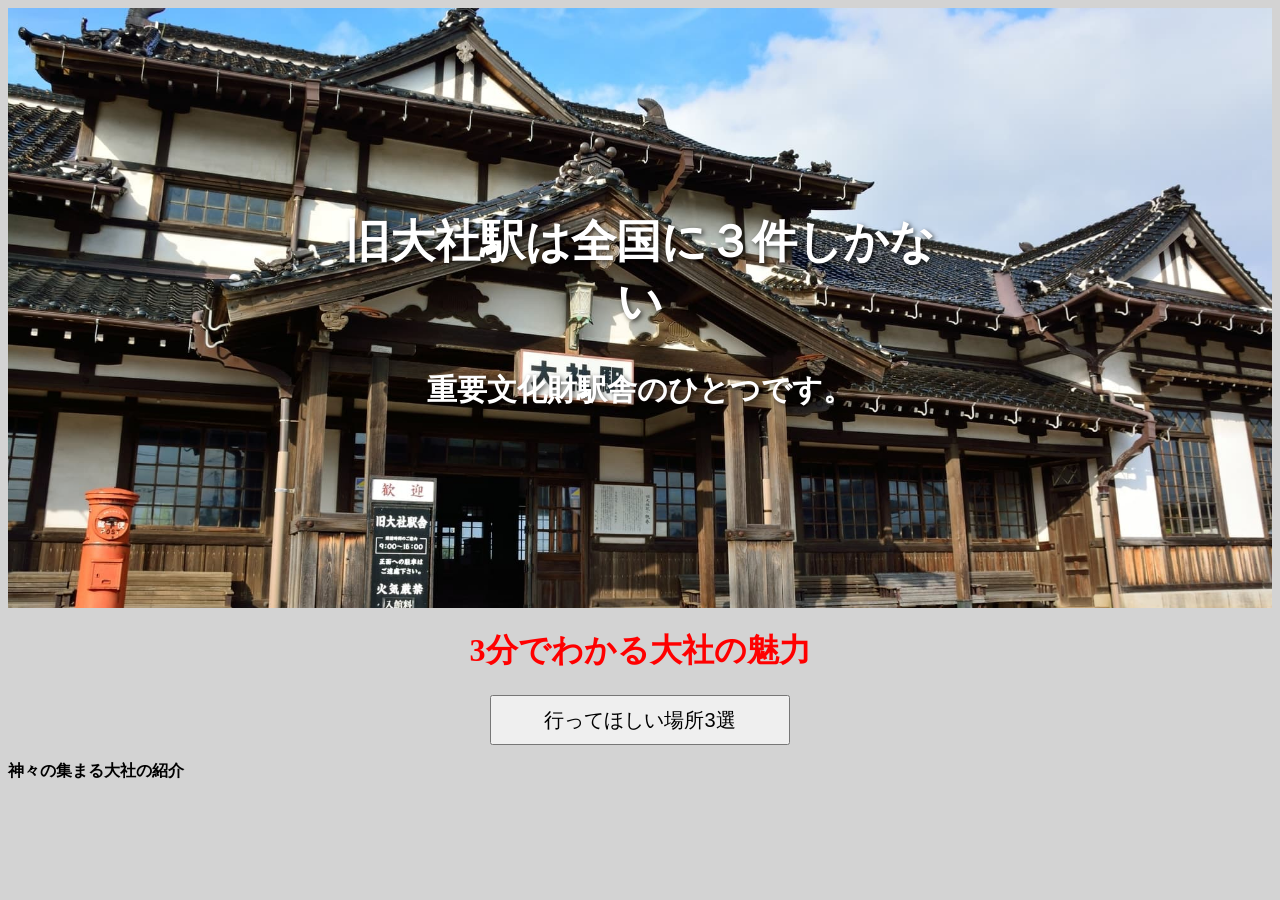
<file: index.html>
﻿<!DOCTYPE html>
<html lang="ja">
<head>
    <meta charset="utf-8" />
    <title>ホーム</title>
    <link rel="stylesheet" href="intro.css" />
</head>
<body>
  
    <div class="slideshow-container">
        <div class="slide fade">
            <div class="image-overlay">
                <h2>旧大社駅は全国に３件しかない</h2>
                <p>重要文化財駅舎のひとつです。</p>
            </div>
            <img src="ekisha.jpg" alt="駅車">
        </div>
        <div class="slide fade">
            <div class="image-overlay">
                <h2>西洋建築である東京駅丸の内駅舎に対し</h2>
                <p>和風建築はここにしかない</p>
            </div>
            <img src="ekishanaibu.jpg" alt="駅車内部">
        </div>
        <div class="slide fade">
            <div class="image-overlay">
                <h2>レトロな列車は</h2>
                <p>ここでしか見れない</p>
            </div>
            <img src="ressha.jpg" alt="列車">
        </div>
    </div>

    <center><h1>3分でわかる大社の魅力</h1></center>

    <center>
        <p><input type="button" id="open" value="行ってほしい場所3選"></p>
    </center>

    <strong><p>神々の集まる大社の紹介</p></strong>
    <section id="places-to-visit" style="display:none;">
        <form action="#" id="form">
            <p>写真をクリックすると説明が出てくるよ!</p>

            <div class="taisha">
                <a href="taisha.html" target="_blank">
                    <img src="taisha.jpg" alt="大社町">
                </a>
                <p>大社町</p>
            </div>
            <div class="gazou">
                <div>
                    <a href="hinomisaki.html" target="_blank">
                        <img src="hinomisaki.jpg" alt="日の岬">
                    </a>
                    <a href="https://x.gd/vXPfl" target="_blank">
                        <p>日御碕</p>
                    </a>
                </div>
                <div>
                    <a href="inasa.html" target="_blank">
                        <img src="inasa.jpg" alt="稲佐の浜">
                    </a>
                    <a href="https://x.gd/yqLqW" target="_blank">
                        <p>稲佐の浜</p>
                    </a>
                </div>
                <div>
                    <a href="budou.html" target="_blank">
                        <img src="wain.jpg" alt="ワイナリー">
                    </a>
                    <a href="https://x.gd/Chstw" target="_blank">
                        <p>島根ワイナリー</p>
                    </a>
                </div>
            </div>
        </form>
    </section>

    <script src="intro.js"></script>

    
</body>
</html>
</file>
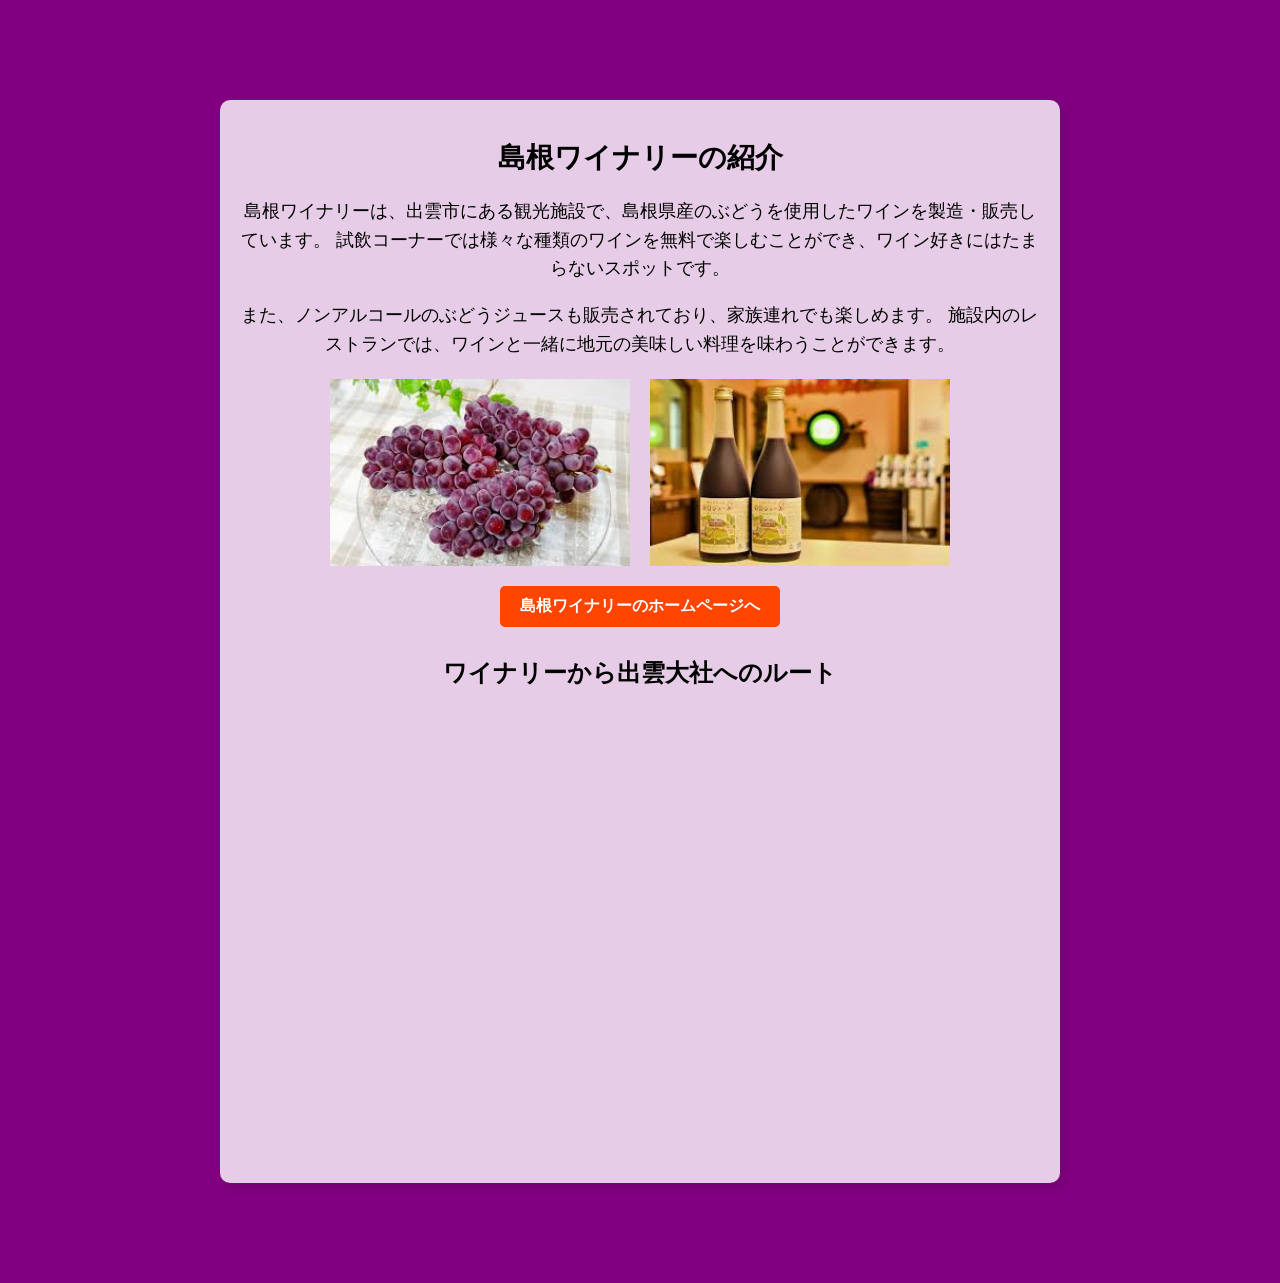
<file: budou.html>
﻿<!DOCTYPE html>
<html lang="ja">
<head>
    <meta charset="UTF-8">
    <meta name="viewport" content="width=device-width, initial-scale=1.0">
    <title>島根ワイナリーの紹介</title>
    <style>
        body {
            font-family: 'Arial', sans-serif;
            margin: 0;
            padding: 0;
            background-color: purple;
            text-align: center;
        }

        .container {
            max-width: 800px;
            margin: 100px auto;
            padding: 20px;
            background-color: rgba(255, 255, 255, 0.8);
            border-radius: 10px;
            box-shadow: 5px 5px 10px rgba(0, 0, 0, 0.1);
        }

        h1 {
            font-size: 28px;
            margin-bottom: 20px;
        }

        p {
            font-size: 18px;
            line-height: 1.6;
        }

        .image-container {
            width: 100%;
            display: flex;
            justify-content: center;
            gap: 20px;
            margin-top: 20px;
            overflow: hidden;
        }

            .image-container img {
                width: 40%;
                max-width: 300px;
                opacity: 0;
                transform: translateX(100%);
                animation: slideIn 1.5s ease-out forwards;
            }

                .image-container img:nth-child(2) {
                    animation-delay: 0.5s;
                }

        @keyframes slideIn {
            from {
                transform: translateX(100%);
                opacity: 0;
            }

            to {
                transform: translateX(0);
                opacity: 1;
            }
        }

        /* ホームボタンのスタイル */
        .home-button {
            display: inline-block;
            margin-top: 20px;
            padding: 10px 20px;
            font-size: 16px;
            font-weight: bold;
            color: white;
            background-color: #ff4500;
            border: none;
            border-radius: 5px;
            cursor: pointer;
            transition: background-color 0.3s ease;
            text-decoration: none;
        }

            .home-button:hover {
                background-color: #cc3700;
            }
        .map-container {
            margin-top: 30px;
        }
    </style>
</head>
<body>

    <div class="container">
        <h1>島根ワイナリーの紹介</h1>
        <p>
            島根ワイナリーは、出雲市にある観光施設で、島根県産のぶどうを使用したワインを製造・販売しています。
            試飲コーナーでは様々な種類のワインを無料で楽しむことができ、ワイン好きにはたまらないスポットです。
        </p>
        <p>
            また、ノンアルコールのぶどうジュースも販売されており、家族連れでも楽しめます。
            施設内のレストランでは、ワインと一緒に地元の美味しい料理を味わうことができます。
        </p>

        <div class="image-container">
            <img src="budou.jpg" alt="ぶどうの画像">
            <img src="ju-su.jpg" alt="ぶどうジュースの画像">
        </div>

        <!-- ホームボタン -->
     
        <a href="https://www.shimane-winery.jp/" class="home-button">島根ワイナリーのホームページへ</a>
        <div class="map-container">
            <h2>ワイナリーから出雲大社へのルート</h2>
          
            <iframe src="https://www.google.com/maps/embed?pb=!1m28!1m12!1m3!1d8037.654677514129!2d132.6938312592307!3d35.39603538018209!2m3!1f0!2f0!3f0!3m2!1i1024!2i768!4f13.1!4m13!3e0!4m5!1s0x35575c942a56193d%3A0x706a6aaefcba84ef!2z5Ye66Zuy5aSn56S-!3m2!1d35.4018692!2d132.6854693!4m5!1s0x35574335eba45d69%3A0x512a32f94f311b5d!2z5bO25qC544Ov44Kk44OK44Oq44O844CB44CSNjk5LTA3MzMg5bO25qC555yM5Ye66Zuy5biC5aSn56S-55S66I-x5qC577yS77yW77yU4oiS77yS!3m2!1d35.395741099999995!2d132.7111878!5e1!3m2!1sja!2sjp!4v1739347800831!5m2!1sja!2sjp" width="600" height="450" style="border:0;" allowfullscreen="" loading="lazy" referrerpolicy="no-referrer-when-downgrade">
                width="600"
                height="450"
                style="border:0;"
                allowfullscreen=""
                loading="lazy">
            </iframe>
        </div>
    </div>

</body>
</html>
</file>
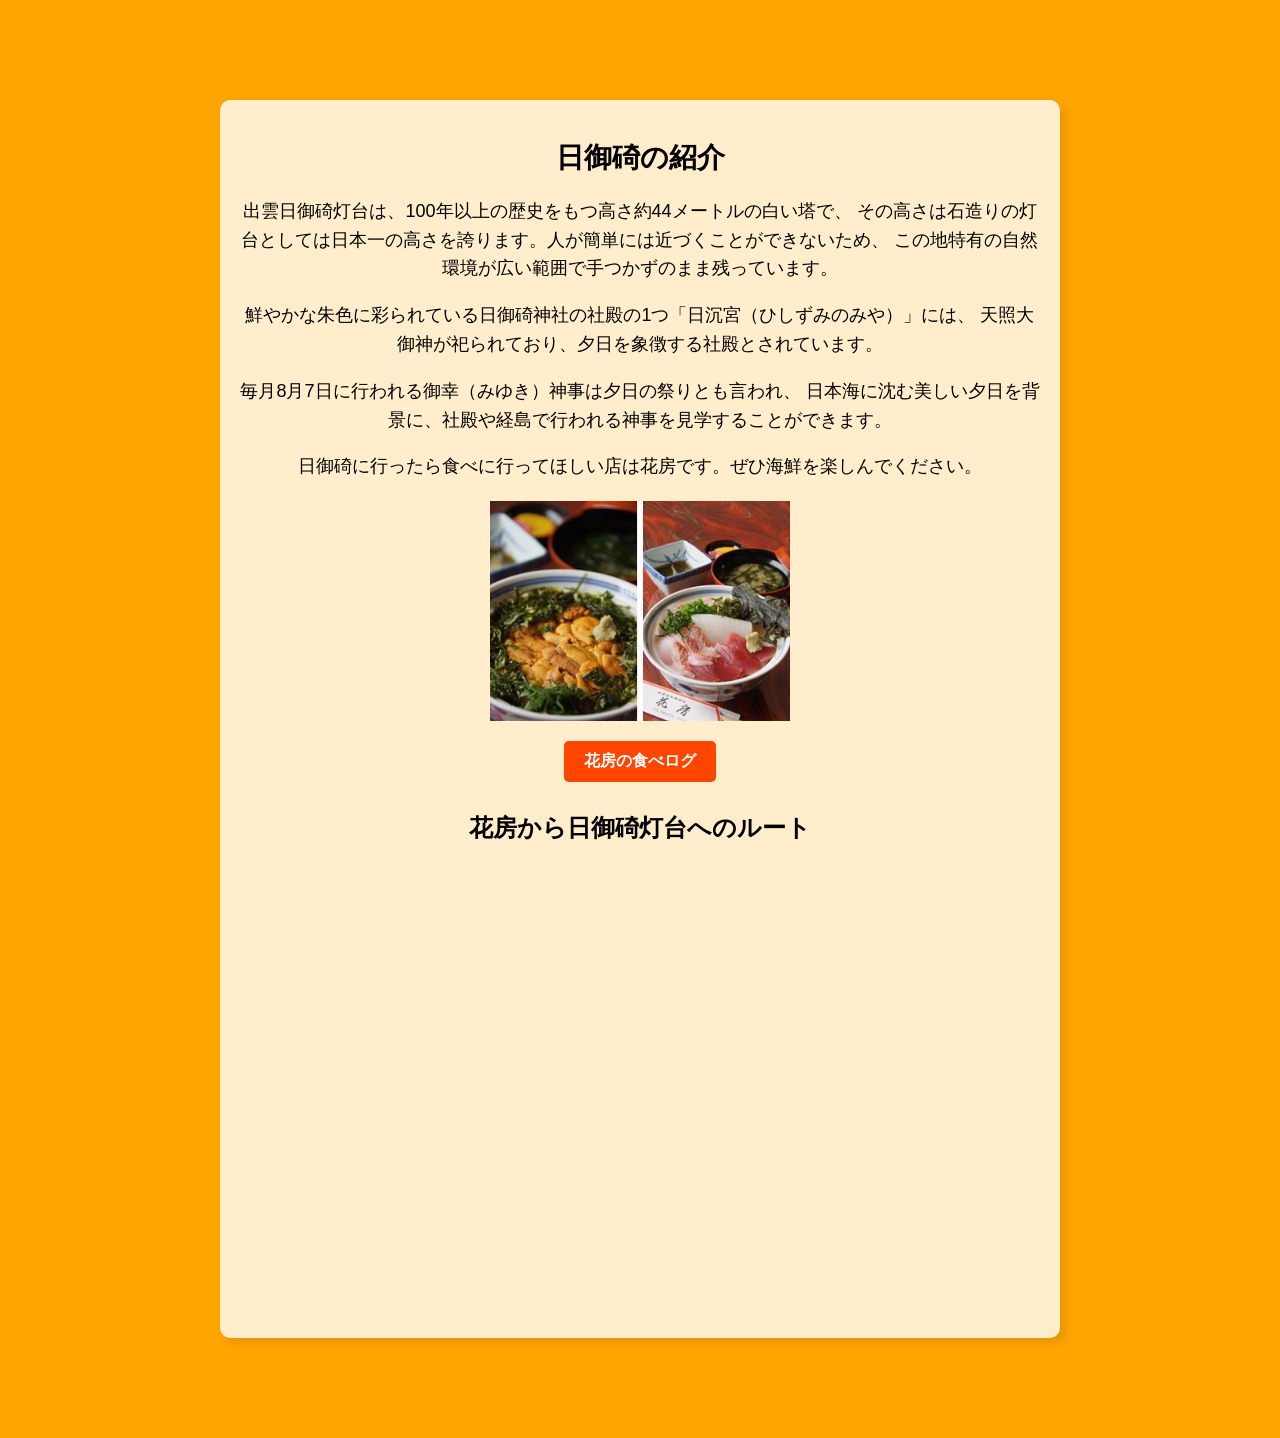
<file: hinomisaki.html>
﻿<!DOCTYPE html>
<html lang="ja">
<head>
    <meta charset="UTF-8">
    <meta name="viewport" content="width=device-width, initial-scale=1.0">
    <title>日御碕の紹介</title>
    <style>
        body {
            font-family: 'Arial', sans-serif;
            margin: 0;
            padding: 0;
            background-color: orange;
            text-align: center;
        }

        .container {
            max-width: 800px;
            margin: 100px auto;
            padding: 20px;
            background-color: rgba(255, 255, 255, 0.8);
            border-radius: 10px;
            box-shadow: 5px 5px 10px rgba(0, 0, 0, 0.1);
        }

        h1 {
            font-size: 28px;
            margin-bottom: 20px;
        }

        p {
            font-size: 18px;
            line-height: 1.6;
        }

        .src {
            width: 100%;
            display: flex;
            justify-content: center;
            margin-top: 20px;
            overflow: hidden;
        }

            .src img {
                width: 80%;
                max-width: 300px;
                opacity: 0;
                transform: translateX(100%);
                animation: slideIn 1.5s ease-out forwards;
            }

        @keyframes slideIn {
            from {
                transform: translateX(100%);
                opacity: 0;
            }

            to {
                transform: translateX(0);
                opacity: 1;
            }
        }

        .home-button {
            display: inline-block;
            margin-top: 20px;
            padding: 10px 20px;
            font-size: 16px;
            font-weight: bold;
            color: white;
            background-color: #ff4500;
            border: none;
            border-radius: 5px;
            cursor: pointer;
            transition: background-color 0.3s ease;
            text-decoration: none;
        }

            .home-button:hover {
                background-color: #cc3700;
            }

        .map-container {
            margin-top: 30px;
        }
    </style>
</head>
<body>

    <div class="container">
        <h1>日御碕の紹介</h1>
        <p>
            出雲日御碕灯台は、100年以上の歴史をもつ高さ約44メートルの白い塔で、
            その高さは石造りの灯台としては日本一の高さを誇ります。人が簡単には近づくことができないため、
            この地特有の自然環境が広い範囲で手つかずのまま残っています。
        </p>
        <p>
            鮮やかな朱色に彩られている日御碕神社の社殿の1つ「日沉宮（ひしずみのみや）」には、
            天照大御神が祀られており、夕日を象徴する社殿とされています。
        </p>
        <p>
            毎月8月7日に行われる御幸（みゆき）神事は夕日の祭りとも言われ、
            日本海に沈む美しい夕日を背景に、社殿や経島で行われる神事を見学することができます。
        </p>
        <p>日御碕に行ったら食べに行ってほしい店は花房です。ぜひ海鮮を楽しんでください。</p>

        <div class="src">
            <img src="hanahusa.jpg" alt="花房の料理">
        </div>

        <a href="https://tabelog.com/shimane/A3202/A320201/32000232/" class="home-button">花房の食べログ</a>

        <!-- Googleマップ埋め込み -->
        <div class="map-container">
            <h2>花房から日御碕灯台へのルート</h2>
            <iframe src="https://www.google.com/maps/embed?pb=!1m28!1m12!1m3!1d4163.030941141076!2d132.62828625199876!3d35.43172098446581!2m3!1f0!2f0!3f0!3m2!1i1024!2i768!4f13.1!4m13!3e6!4m5!1s0x35575e9fe73a04af%3A0x498571a42402ef09!2z6Iqx5oi_44CB44CSNjk5LTA3NjMg5bO25qC555yM5Ye66Zuy5biC5aSn56S-55S65pel5b6h56KV77yR77yU77yY77yR4oiS77yR!3m2!1d35.431540999999996!2d132.62900399999998!4m5!1s0x35575c209d62fdcb%3A0xff48b1cb937150be!2z5Ye66Zuy5pel5b6h56KV54Gv5Y-wIOOAkjY5OS0wNzYzIOWztuagueecjOWHuumbsuW4guWkp-ekvueUuuaXpeW-oeeilTE0Nzg!3m2!1d35.4337614!2d132.6293593!5e1!3m2!1sja!2sjp!4v1739346704178!5m2!1sja!2sjp" width="600" height="450" style="border:0;" allowfullscreen="" loading="lazy" referrerpolicy="no-referrer-when-downgrade">
                width="600"
                height="450"
                style="border:0;"
                allowfullscreen=""
                loading="lazy">
            </iframe>
            


        </div>

    </div>

</body>
</html>
</file>
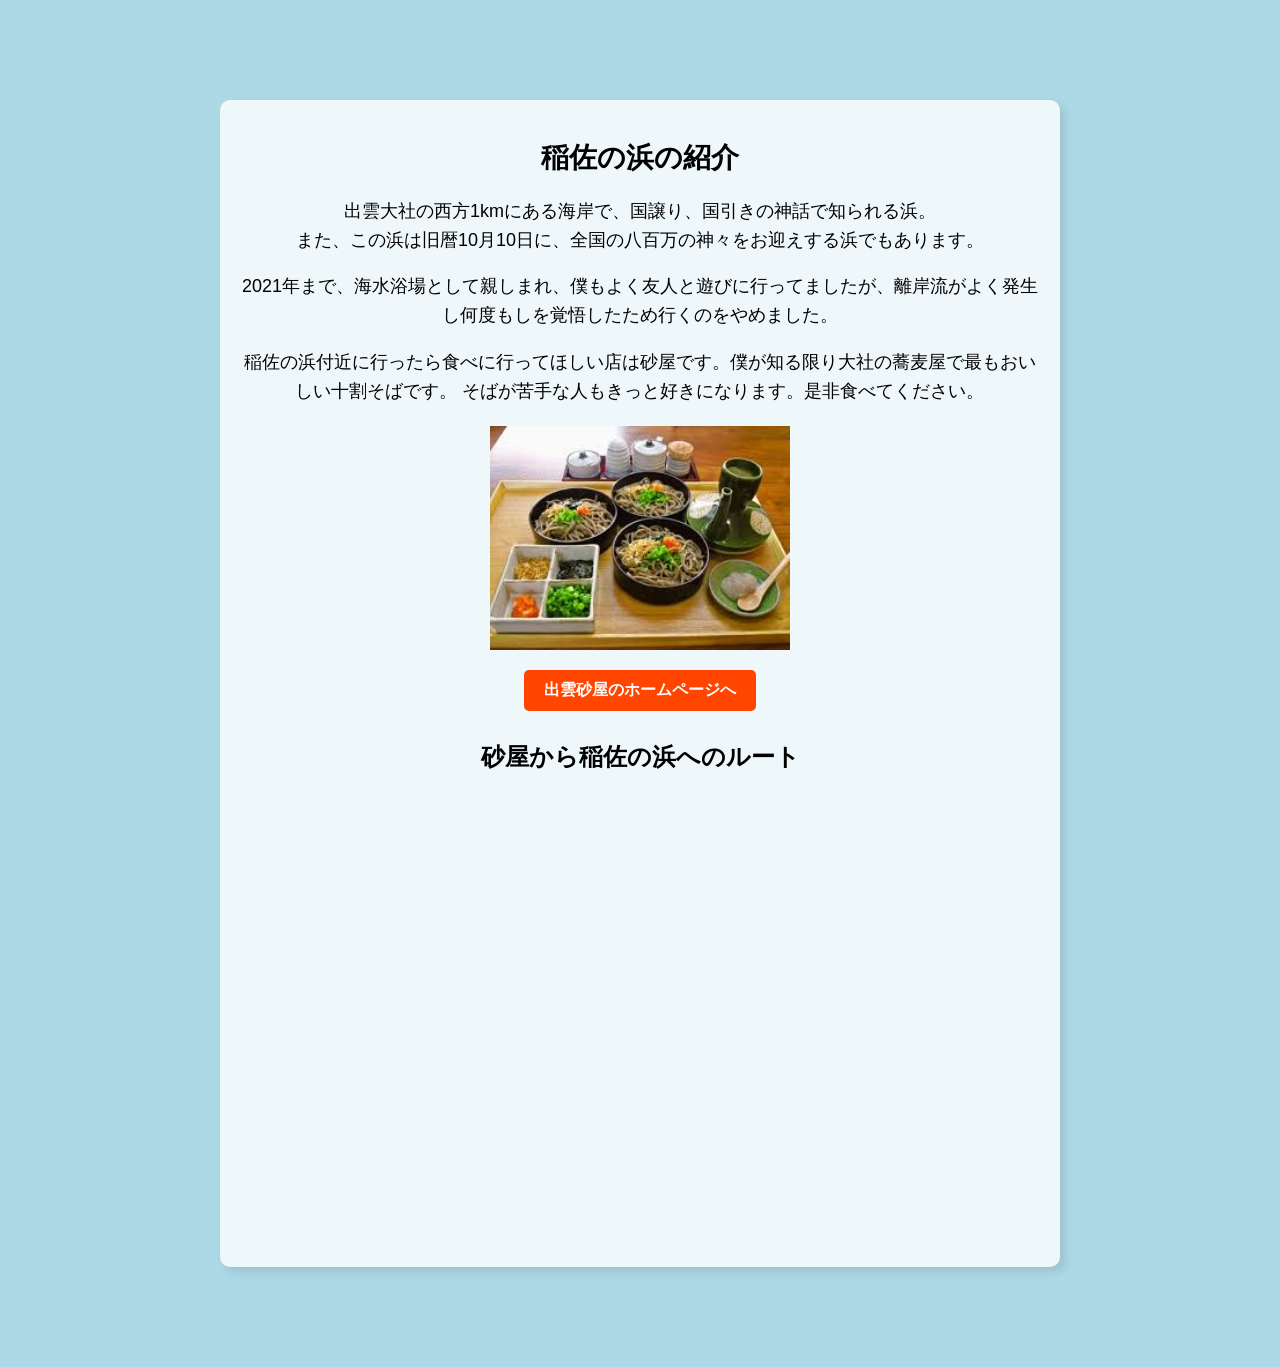
<file: inasa.html>
﻿<!DOCTYPE html>
<html lang="ja">
<head>
    <meta charset="UTF-8">
    <meta name="viewport" content="width=device-width, initial-scale=1.0">
    <title>稲佐の浜の紹介</title>
    <style>
        body {
            font-family: 'Arial', sans-serif;
            margin: 0;
            padding: 0;
            background-color: lightblue;
            text-align: center;
        }

        .container {
            max-width: 800px;
            margin: 100px auto;
            padding: 20px;
            background-color: rgba(255, 255, 255, 0.8);
            border-radius: 10px;
            box-shadow: 5px 5px 10px rgba(0, 0, 0, 0.1);
        }

        h1 {
            font-size: 28px;
            margin-bottom: 20px;
        }

        p {
            font-size: 18px;
            line-height: 1.6;
        }

        .src {
            width: 100%;
            display: flex;
            justify-content: center;
            margin-top: 20px;
            overflow: hidden; /* 画像のはみ出しを防ぐ */
        }

            .src img {
                width: 80%;
                max-width: 300px;
                opacity: 0; /* 初めは非表示 */
                transform: translateX(100%); /* 初めは画面外（右）に */
                animation: slideIn 1.5s ease-out forwards; /* 1.5秒でスライド */
            }

        @keyframes slideIn {
            from {
                transform: translateX(100%);
                opacity: 0;
            }

            to {
                transform: translateX(0);
                opacity: 1;
            }
        }
        .home-button {
            display: inline-block;
            margin-top: 20px;
            padding: 10px 20px;
            font-size: 16px;
            font-weight: bold;
            color: white;
            background-color: #ff4500;
            border: none;
            border-radius: 5px;
            cursor: pointer;
            transition: background-color 0.3s ease;
            text-decoration: none;
        }

            .home-button:hover {
                background-color: #cc3700;
            }
        .map-container {
            margin-top: 30px;
        }
    </style>
</head>
<body>

    <div class="container">
        <h1>稲佐の浜の紹介</h1>
        <p>
            出雲大社の西方1kmにある海岸で、国譲り、国引きの神話で知られる浜。
            <br>また、この浜は旧暦10月10日に、全国の八百万の神々をお迎えする浜でもあります。
        </p>
        <p>
            2021年まで、海水浴場として親しまれ、僕もよく友人と遊びに行ってましたが、離岸流がよく発生し何度もしを覚悟したため行くのをやめました。
        </p>
        <p>
            稲佐の浜付近に行ったら食べに行ってほしい店は砂屋です。僕が知る限り大社の蕎麦屋で最もおいしい十割そばです。
            そばが苦手な人もきっと好きになります。是非食べてください。
        </p>
        <div class="src">
            <img src="sunaya.jpg" alt="砂屋のそば">
        </div>
        <a href="https://www.sunaya-izumosoba.com/" class="home-button">出雲砂屋のホームページへ</a>
        <div class="map-container">
            <h2>砂屋から稲佐の浜へのルート</h2>
            <iframe src="https://www.google.com/maps/embed?pb=!1m28!1m12!1m3!1d4200.006604856468!2d132.6777523094729!3d35.398362427749284!2m3!1f0!2f0!3f0!3m2!1i1024!2i768!4f13.1!4m13!3e6!4m5!1s0x35575c98640a522d%3A0xa7c5cd3d1457530d!2z56CC5bGL44CB44CSNjk5LTA3MTEg5bO25qC555yM5Ye66Zuy5biC5aSn56S-55S65p2156-J5Y2X77yX77yX77ySIDJG!3m2!1d35.3961197!2d132.6867408!4m5!1s0x35575c865ebd4133%3A0x6746cc333009b799!2z56iy5L2Q44Gu5rWc44CB44CSNjk5LTA3MDIg5bO25qC555yM5Ye66Zuy5biC5aSn56S-55S65p2156-J5YyX!3m2!1d35.400332!2d132.6723669!5e1!3m2!1sja!2sjp!4v1739347062878!5m2!1sja!2sjp" width="600" height="450" style="border:0;" allowfullscreen="" loading="lazy" referrerpolicy="no-referrer-when-downgrade">
                width="600"
                height="450"
                style="border:0;"
                allowfullscreen=""
                loading="lazy">
            </iframe>
            </div>
        </div>

</body>
</html>
</file>
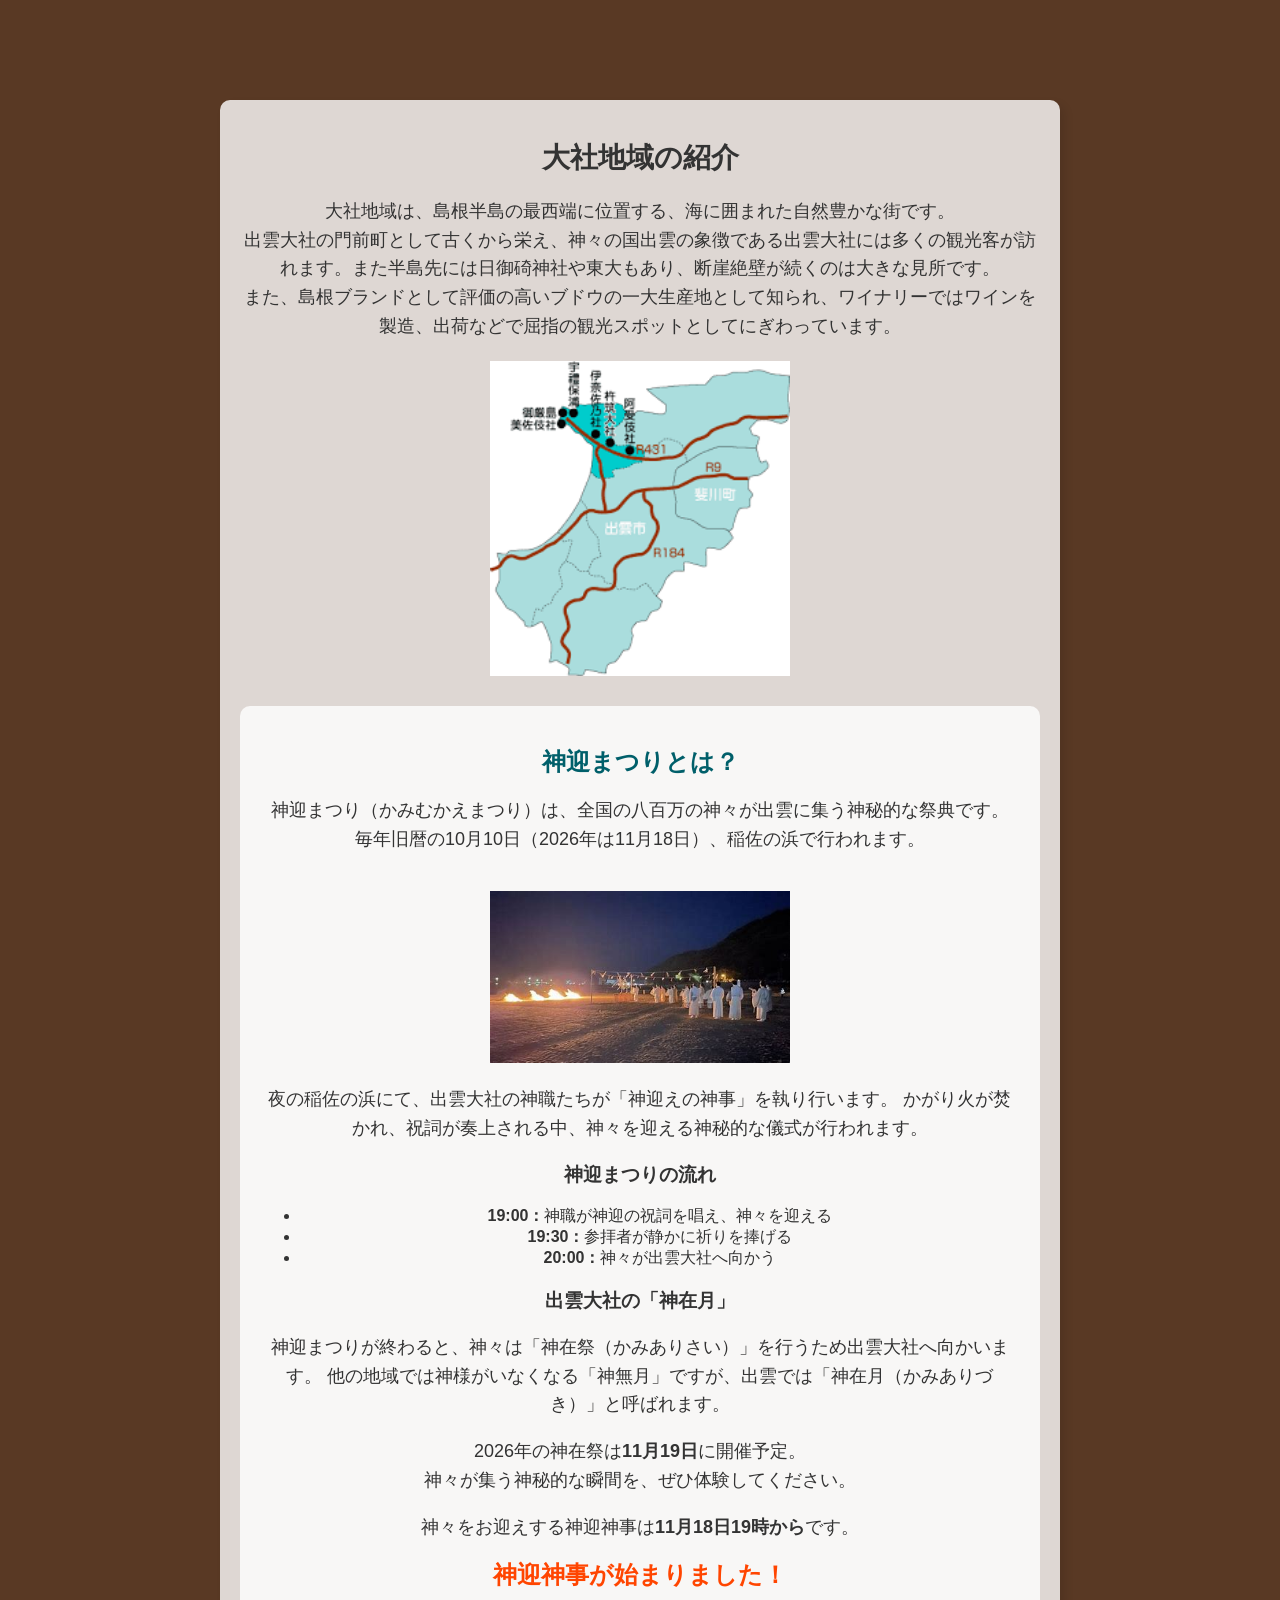
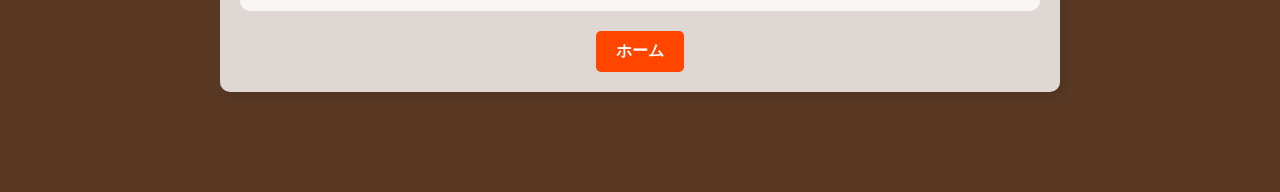
<file: taisha.html>
<!DOCTYPE html>
<html lang="ja">
<head>
    <meta charset="UTF-8">
    <meta name="viewport" content="width=device-width, initial-scale=1.0">
    <title>大社地域の紹介</title>
    <style>
        body {
            font-family: 'Arial', sans-serif;
            margin: 0;
            padding: 0;
            background-image: url('brown.jpg'); /* 背景画像 */
            background-size: cover;
            background-position: center;
            color: #333;
            text-align: center;
        }

        .container {
            max-width: 800px;
            margin: 100px auto;
            padding: 20px;
            background-color: rgba(255, 255, 255, 0.8); /* 半透明の背景 */
            border-radius: 10px;
            box-shadow: 5px 5px 10px rgba(0, 0, 0, 0.1);
        }

        h1 {
            font-size: 28px;
            margin-bottom: 20px;
        }

        p {
            font-size: 18px;
            line-height: 1.6;
        }

        .src {
            width: 100%;
            display: flex;
            justify-content: center;
            margin-top: 20px;
            overflow: hidden; 
        }

            .src img {
                width: 80%;
                max-width: 300px;
                opacity: 0; 
                transform: translateX(100%); 
                animation: slideIn 1.5s ease-out forwards;
            }

        @keyframes slideIn {
            from {
                transform: translateX(100%);
                opacity: 0;
            }

            to {
                transform: translateX(0);
                opacity: 1;
            }
        }

        .home-button {
            display: inline-block;
            margin-top: 20px;
            padding: 10px 20px;
            font-size: 16px;
            font-weight: bold;
            color: white;
            background-color: #ff4500;
            border: none;
            border-radius: 5px;
            cursor: pointer;
            transition: background-color 0.3s ease;
            text-decoration: none;
        }

            .home-button:hover {
                background-color: #cc3700;
            }
        .kami-mukae {
            background-color: rgba(255, 255, 255, 0.8);
            padding: 20px;
            margin-top: 30px;
            border-radius: 10px;
        }

            .kami-mukae h2 {
                font-size: 24px;
                color: #005f6a;
                margin-bottom: 10px;
            }

            .kami-mukae p {
                font-size: 18px;
                line-height: 1.6;
            }

            .kami-mukae img {
                width: 80%;
                max-width: 300px;
                margin-top: 20px;
            }

      
        .countdown-text {
            font-size: 24px;
            font-weight: bold;
            color: #ff4500; /
            margin-top: 10px;
        }
    </style>
</head>
<body>

    <div class="container">
        <h1>大社地域の紹介</h1>
        <p>
            大社地域は、島根半島の最西端に位置する、海に囲まれた自然豊かな街です。<br />
            出雲大社の門前町として古くから栄え、神々の国出雲の象徴である出雲大社には多くの観光客が訪れます。また半島先には日御碕神社や東大もあり、断崖絶壁が続くのは大きな見所です。
            <br />また、島根ブランドとして評価の高いブドウの一大生産地として知られ、ワイナリーではワインを製造、出荷などで屈指の観光スポットとしてにぎわっています。
        </p>
        <div class="src">
            <img src="taisya.png" alt="大社地域の画像" />
        </div>

        <!-- 神迎神事 -->
        <section class="kami-mukae">
            <h2>神迎まつりとは？</h2>
            <p>
                神迎まつり（かみむかえまつり）は、全国の八百万の神々が出雲に集う神秘的な祭典です。
                毎年旧暦の10月10日（2026年は11月18日）、稲佐の浜で行われます。
            </p>

            <div class="festival-details">
                <img src="inasanohama.jpg" alt="稲佐の浜の神迎神事">
                <p>
                    夜の稲佐の浜にて、出雲大社の神職たちが「神迎えの神事」を執り行います。
                    かがり火が焚かれ、祝詞が奏上される中、神々を迎える神秘的な儀式が行われます。
                </p>
            </div>

            <h3>神迎まつりの流れ</h3>
            <ul>
                <li><strong>19:00：</strong>神職が神迎の祝詞を唱え、神々を迎える</li>
                <li><strong>19:30：</strong>参拝者が静かに祈りを捧げる</li>
                <li><strong>20:00：</strong>神々が出雲大社へ向かう</li>
            </ul>

            <h3>出雲大社の「神在月」</h3>
            <p>
                神迎まつりが終わると、神々は「神在祭（かみありさい）」を行うため出雲大社へ向かいます。
                他の地域では神様がいなくなる「神無月」ですが、出雲では「神在月（かみありづき）」と呼ばれます。
            </p>

            <p class="highlight">
                2026年の神在祭は<strong>11月19日</strong>に開催予定。<br>
                神々が集う神秘的な瞬間を、ぜひ体験してください。
            </p>

            <p>神々をお迎えする神迎神事は<strong>11月18日19時から</strong>です。</p>

            <div class="countdown-text" id="countdown"></div> 
        </section>

        <a href="index.html" class="home-button">ホーム</a>
    </div>

    <script>
       
        const countDownDate = new Date("Nov 18, 2026 19:00:00").getTime();

        const countdownFunction = setInterval(function () {
            const now = new Date().getTime();
            const distance = countDownDate - now;

            const days = Math.floor(distance / (1000 * 60 * 60 * 24));
            const hours = Math.floor((distance % (1000 * 60 * 60 * 24)) / (1000 * 60 * 60));
            const minutes = Math.floor((distance % (1000 * 60 * 60)) / (1000 * 60));
            const seconds = Math.floor((distance % (1000 * 60)) / 1000);

            document.getElementById("countdown").innerHTML = "神迎祭りまで"+days + "日 " + hours + "時間 "
                + minutes + "分 " + seconds + "秒 ";

            if (distance < 0) {
                clearInterval(countdownFunction);
                document.getElementById("countdown").innerHTML = "神迎神事が始まりました！";
            }
        }, 1000);
    </script>

</body>
</html>
</file>
<file: intro.css>
body {
    background-color: lightgray;
}

#open {
    font-size: 20px;
    padding: 10px 20px;
    width: 300px;
    height: 50px;
}

#form {
    display: none;
}

.gazou {
    display: flex;
    justify-content: center;
    gap: 10px;
    flex-wrap: wrap;
    align-items: center;
    font-size: 20px;
}

    .gazou div {
        text-align: center;
        margin: 0;
        padding: 0;
    }

    .gazou img {
        width: 300px;
        height: 200px;
        border-radius: 10px;
        box-shadow: 2px 2px 8px rgba(0, 0, 0, 0.2);
        transition: transform 0.3s ease-in-out;
    }

        .gazou img:hover {
            transform: scale(1.1);
        }

center h1 {
    color: red;
}

center strong {
    font-size: 20px;
}

center img {
    border-radius: 10px;
}

.taisha {
    text-align: center;
    margin-bottom: 20px;
}

    .taisha img {
        width: 400px;
        height: 250px;
        border-radius: 15px;
        box-shadow: 3px 3px 10px rgba(0, 0, 0, 0.3);
        transition: transform 0.3s ease-in-out;
    }

        .taisha img:hover {
            transform: scale(1.1);
        }

    .taisha p {
        font-size: 24px;
        font-weight: bold;
        color: darkblue;
    }

.slideshow-container {
    position: relative;
    max-width: 100%;
    height: 600px; 
    margin: 0 auto;
    overflow: hidden;
}
.slide {
    display: block; 
    position: relative; 
    width: 100%;
    height: 100%;
}

.slideshow-container img {
    width: 100%;
    height: 100%;
    object-fit: cover; 
}
.fade {
    animation-name: fade;
    animation-duration: 1.5s;
    animation-timing-function: ease-in-out;
}
@keyframes fade {
    from {
        opacity: 0;
    }

    to {
        opacity: 1;
    }
}

/* �摜�̏�ɏd�˂�e�L�X�g�̃X�^�C�� */
.image-overlay {
    position: absolute;
    top: 50%; 
    left: 50%;
    transform: translate(-50%, -50%); 
    text-align: center;
    color: white;
    font-size: 30px; 
    font-weight: bold;
    text-shadow: 2px 2px 5px rgba(0, 0, 0, 0.7); 

    .image-overlay h2 {
        font-size: 40px;
        margin: 0 0 10px;
    }

    .image-overlay p {
        font-size: 24px; 
        margin: 0;
    }
</file>
